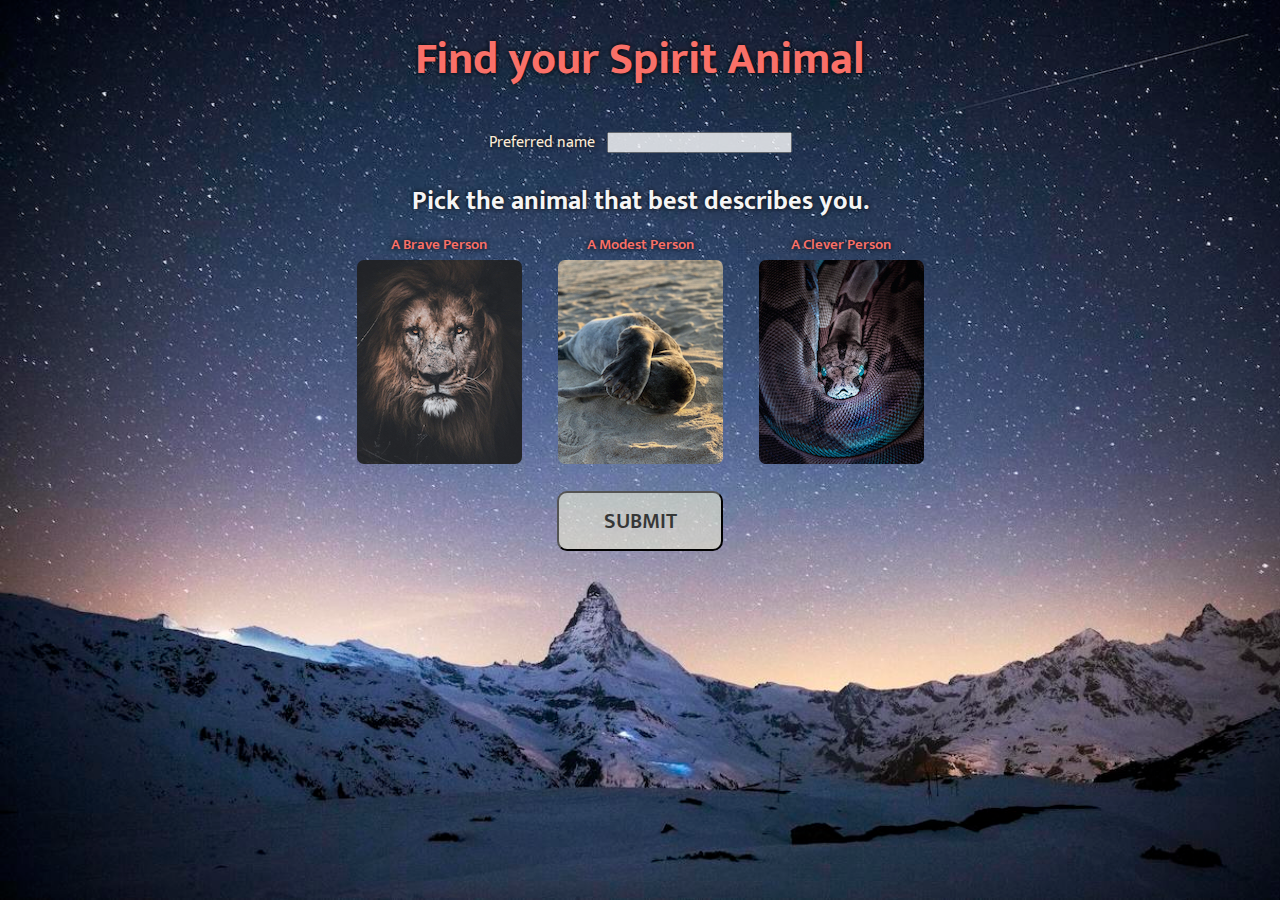
<file: index.html>
<!DOCTYPE html>
<html lang="en">

<head>
    <meta charset="UTF-8">
    <meta name="viewport" content="width=device-width, initial-scale=1.0">
    <meta http-equiv="X-UA-Compatible" content="ie=edge">
    <link href="https://fonts.googleapis.com/css2?family=Titillium+Web:wght@300&display=swap" rel="stylesheet">
    <!-- <link rel="stylesheet" href="./styles/reset.css"> -->
    <link rel="stylesheet" href="./styles/style.css">
    <!-- <link rel="stylesheet" href="./styles/home.css"> -->

    <link rel="icon" href="../assets/favicon_io/favicon.ico">
    
    <title>Find your spirit animal</title>
</head>

<body class="home-body">
    <main class="home-main">
            <h1>Find your Spirit Animal</h1>
            <form id="our-form" class="home-page-form">
                <label>
                    <p>Preferred name&nbsp&nbsp&nbsp<input type ="text" name="user-name" required class="text-input-box"></p>
                </label>
                <h2>Pick the animal that best describes you.</h2>
                <section class="amimal-selections">
                    <label>
                        <div>A Brave Person</div>
                        <input type="radio" name="personality" value="dangerous" id="personality-one" class="personality-one" required>
                        <img src="assets/lion-sm.jpg">
                    </label>
                    <label>
                        <div>A Modest Person</div>
                        <input type="radio" name="personality" value="shy" id="personality-two" class="personality-two" required>
                        <img src="assets/seal-sm.jpg">
                    </label>
                    <label>
                        <div>A Clever Person</div>
                        <input type="radio" name="personality" value="chill" id="personality-three" class="personality-three" required>
                        <img src="assets/snake-sm.jpg">
                    </label>
                </section>
                <button class="first-page-button">Submit</button>
            </form>
    </main>
    <footer>
    </footer>
    <script type="module" src="./app.js"></script>
    <script type="module" src="./local-storage-utils.js"></script>
</body>
</html>
</file>
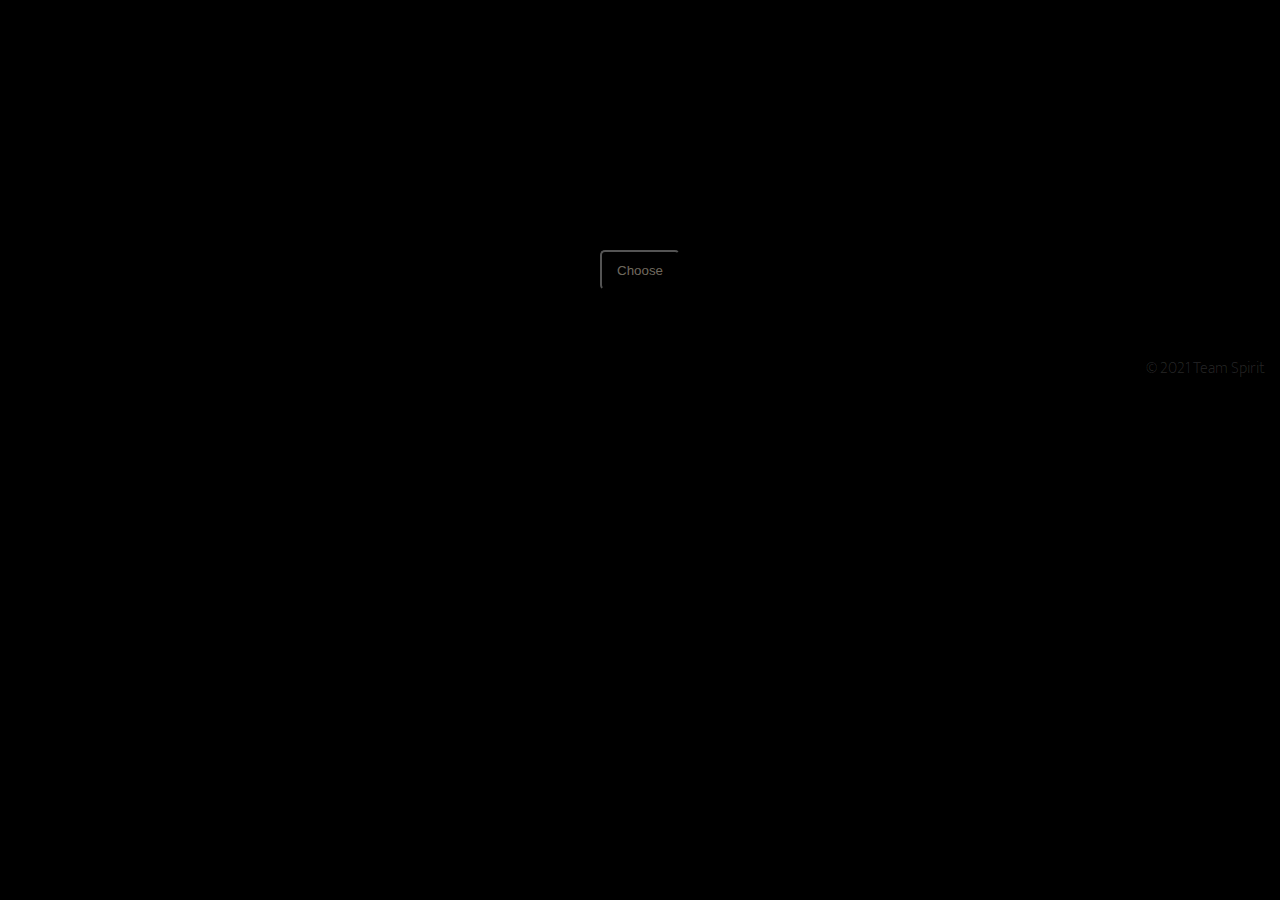
<file: constellations-page/index.html>
<!DOCTYPE html>
<html lang="en">

<head>
    <meta charset="UTF-8">
    <meta name="viewport" content="width=device-width, initial-scale=1.0">
    <meta http-equiv="X-UA-Compatible" content="ie=edge">
    
    <link href="https://fonts.googleapis.com/css2?family=Titillium+Web:wght@300&display=swap" rel="stylesheet">
    <link rel="stylesheet" href="./constellations.css">
    <link rel="icon" href="../assets/favicon_io/favicon.ico">

    <title>Find your spirit animal</title>
</head>

<body>
    <header>
        <div id="current-status"></div>
    </header>
    <main>
        <div></div>
        <section class="main-section">
            <form id="constellation-form">
                <label>
                    <h1 id="constellation-title"></h1>
                </label>           
                <label>
                    <div id="constellation-description"></div>
                </label>       
                <label>
                    <input type ="radio" name ="choice" value="choice1" id="constellation-choice1" /><span id="description-1"></span>
                </label>     
                <label>
                    <input type ="radio" name ="choice" value="choice2" id="constellation-choice2" /><span id="description-2"></span>
                </label>      
                <label>
                    <input type ="radio" name ="choice" value="choice3" id="constellation-choice3" /><span id="description-3"></span>
                </label>  
                <!-- <label>
                    <div id="answer-alert"></div>
                </label>   -->
                <button class="submit-button">Choose</button>
                <audio loop autoplay="true" src="" id="background-audio">
            </form>
        </section>
        <div></div>
    </main>
    <footer>
        <div>&copy; 2021 Team Spirit</div>
    </footer>
    <script type="module" src="./constellations.js"></script>
    <script type="module" src="./event-listener.js"></script>
    <script type="module" src="../header-input.js"></script>

</body>
</html>
</file>
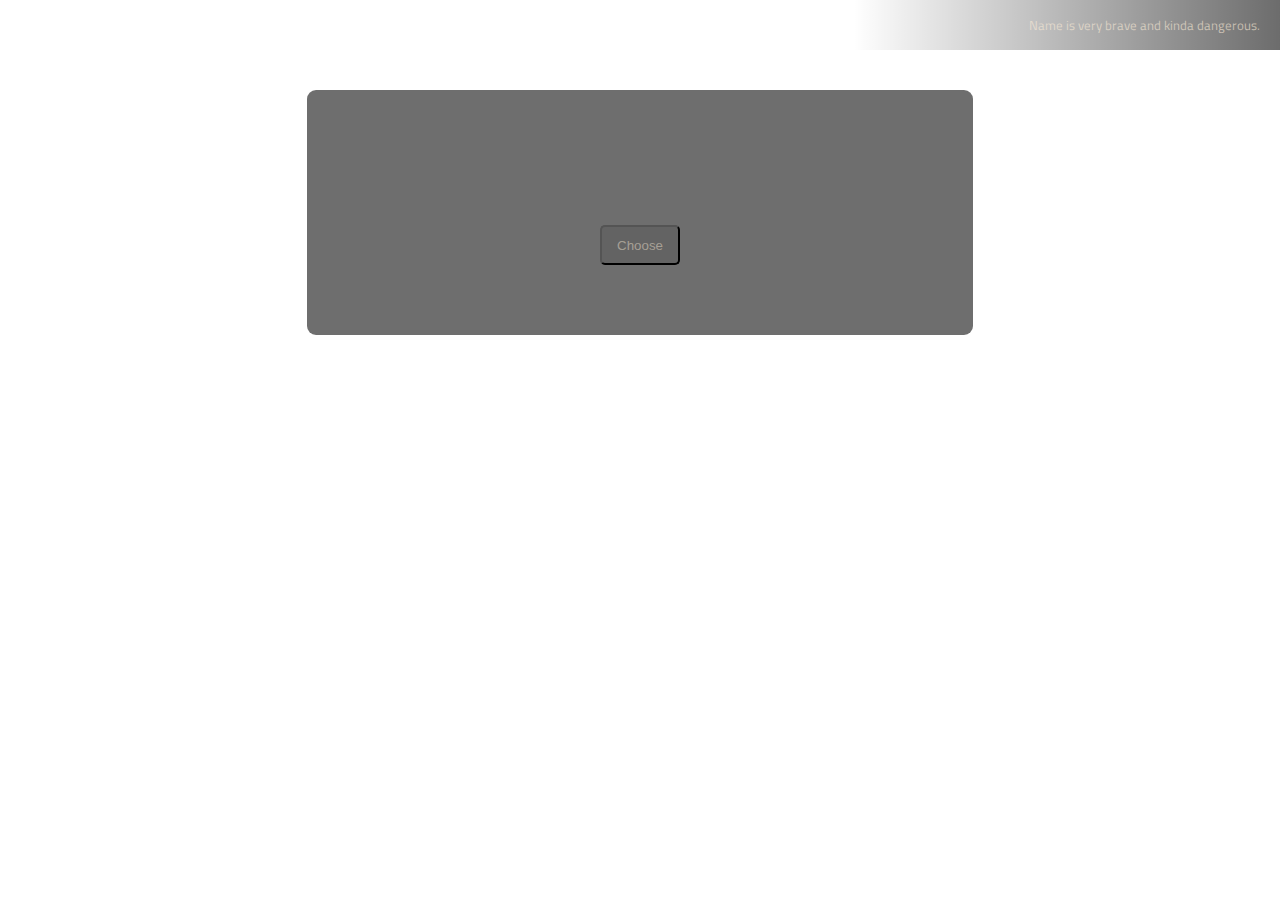
<file: Constellations/index.html>
<!DOCTYPE html>
<html lang="en">

<head>
    <meta charset="UTF-8">
    <meta name="viewport" content="width=device-width, initial-scale=1.0">
    <meta http-equiv="X-UA-Compatible" content="ie=edge">
    <link href="https://fonts.googleapis.com/css2?family=Titillium+Web:wght@300&display=swap" rel="stylesheet">
    <!-- <link rel="stylesheet" href="../styles/reset.css">
    <link rel="stylesheet" href="../styles/style.css">
    <link rel="stylesheet" href="../styles/home.css"> -->
    <link rel="stylesheet" href="./constellations.css">

    <title>Your Constellation Decisions</title>

</head>

<body>
    <header>
        <div id="current-status">Name is very brave and kinda dangerous.</div>
    </header>

    <main>

        <div></div>

        <section class="main-section">

            <form>
                <label>
                    <h1 id="constellation-title"></h1>
                </label>
                
                <label>
                    <p id="constellation-description"></p>
                </label>
                
                <label>
                    <input type ="radio" name ="choice" value= "choice1" id="constellation-choice1" /><span id="description-1"></span>
                </label>
                
                <label>
                    <input id="constellation-choice2" type ="radio" name ="choice" value= "choice2"><span id="description-2"></span>
                </label>
                    
                <label>
                    <input id="constellation-choice3" type ="radio" name ="choice" value= "choice3"><span id="description-3"></span>
                </label>
                
                <button class="submit-button">Choose</button>

            </form>

        </section>

        <div></div>

    </main>

    <footer>
        <div>&copy; 2021 Team Spirit</div>
    </footer>

    <script type="module" src="./constellations.js"></script>
    
</body>

</html>
</file>
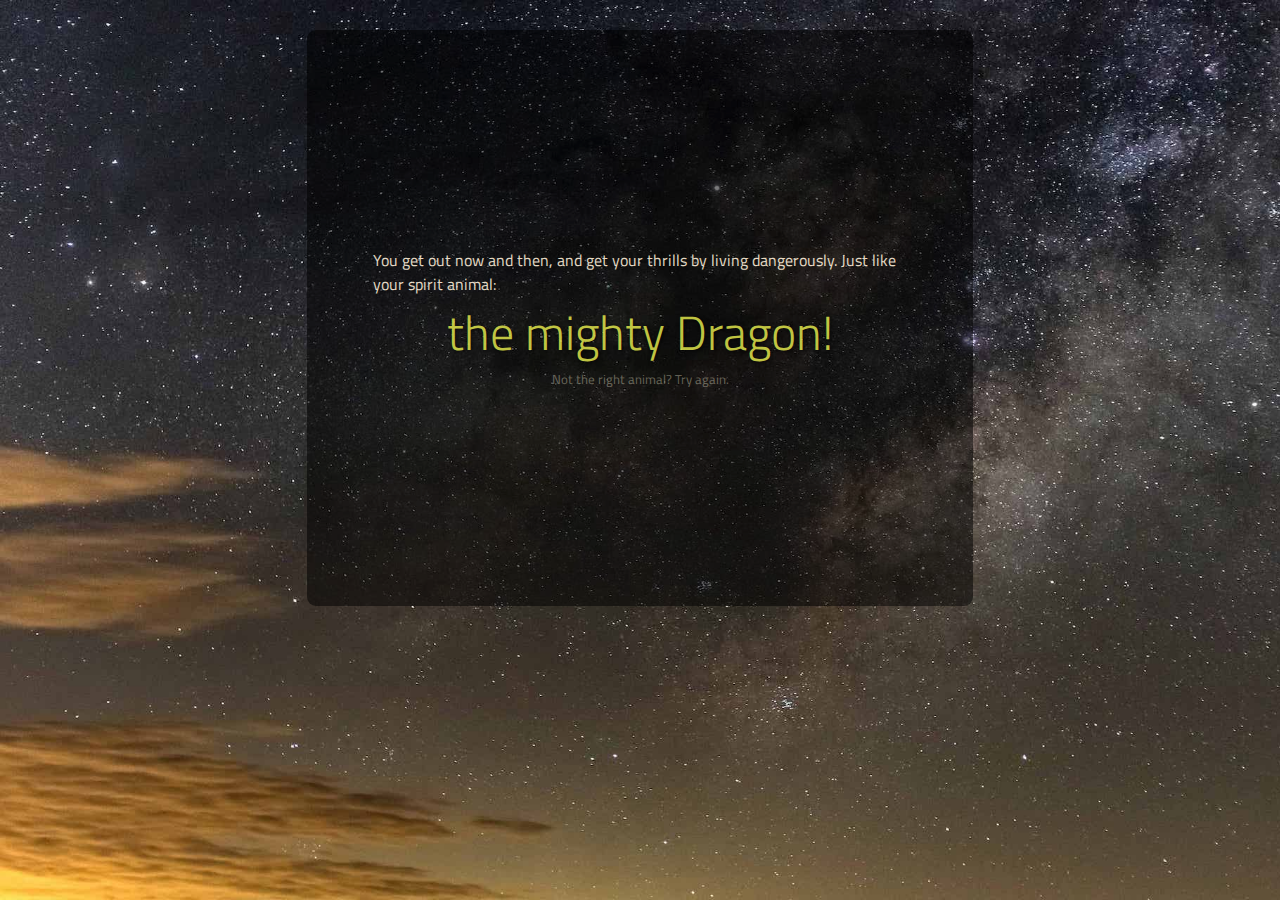
<file: results-page/index.html>
<!DOCTYPE html>
<html lang="en">

<head>
    <meta charset="UTF-8">
    <meta name="viewport" content="width=device-width, initial-scale=1.0">
    <meta http-equiv="X-UA-Compatible" content="ie=edge">
    <link href="https://fonts.googleapis.com/css2?family=Titillium+Web:wght@300&display=swap" rel="stylesheet">
    <!-- <link rel="stylesheet" href="../styles/reset.css">
    <link rel="stylesheet" href="../styles/style.css">
    <link rel="stylesheet" href="../styles/home.css"> -->
    <link rel="stylesheet" href="./results.css">
    <title>Find your spirit animal</title>
</head>

<body>
    <!-- <header>
    </header> -->
    <main>
        <div></div>
        <section class="main-section">
            <!-- return low, medium, or high values for personalityLvls -->

            <span>You get out now and then, and get your thrills by living dangerously. Just like your spirit animal:</span>
            <h2>the mighty Dragon!</h2>

        <a class="try-again" href="../">Not the right animal? Try again.</a>
        </section>
        <div></div>
    </main>

    <!-- <footer>
        <div class="copy gutter-right">&copy; 2021</div>
    </footer> -->

    <script type="module" src="../app.js"></script>
    <script type="module" src="../local-storage-utils.js"></script>
</body>

</html>
</file>
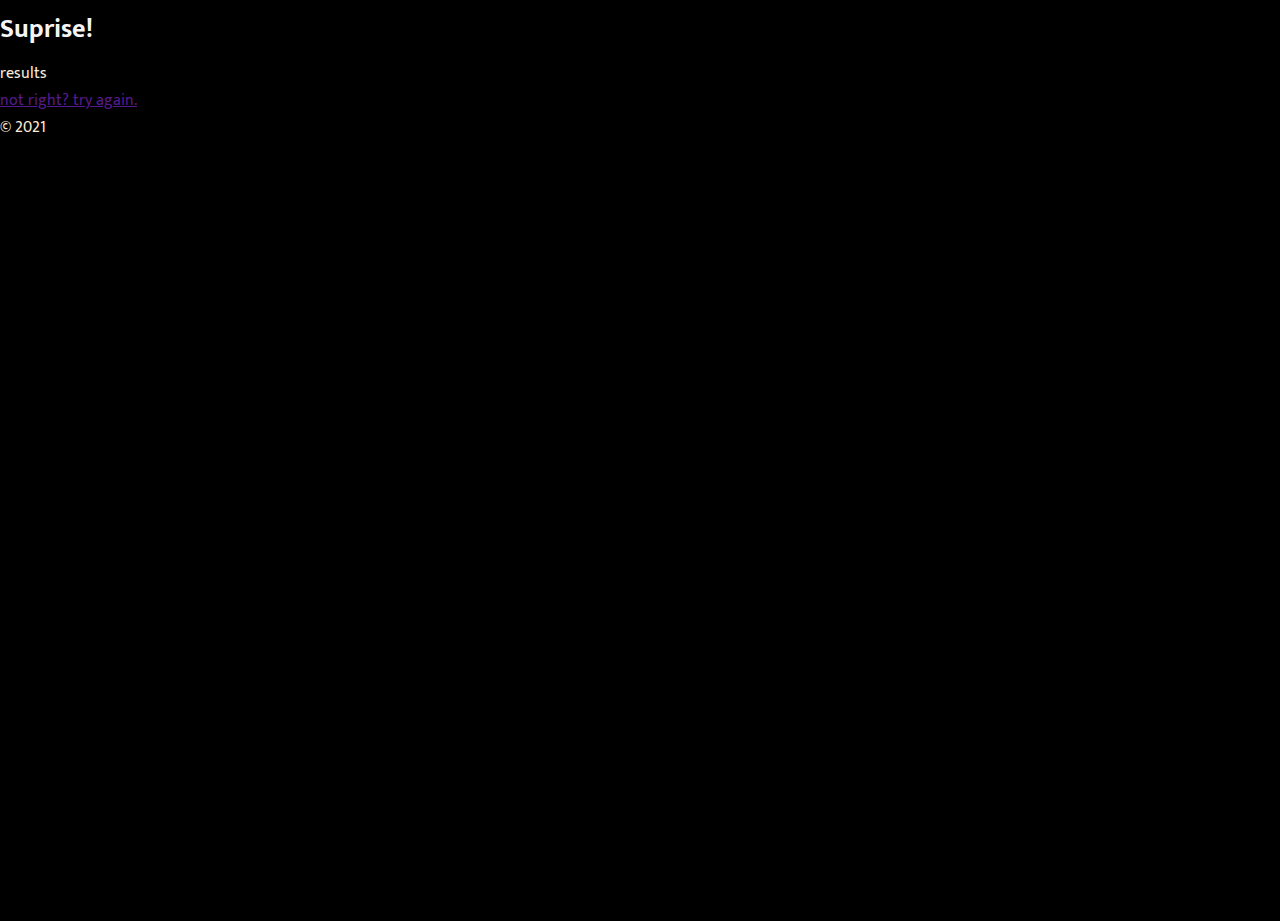
<file: Results/index.html>
<!DOCTYPE html>
<html lang="en">

<head>
    <meta charset="UTF-8">
    <meta name="viewport" content="width=device-width, initial-scale=1.0">
    <meta http-equiv="X-UA-Compatible" content="ie=edge">
    <link href="https://fonts.googleapis.com/css2?family=Titillium+Web:wght@300&display=swap" rel="stylesheet">
    <link rel="stylesheet" href="../styles/reset.css">
    <link rel="stylesheet" href="../styles/style.css">
    <link rel="stylesheet" href="../styles/home.css">
    <title>Results</title>
</head>

<body>
    <header>
    </header>

    <main>

        <section class="main-section">
           
            <h2>Suprise!</h2>
            <div>results</div>
<!-- `User` (and your pet `animal`), should know that your spirit animal is `get mythical animal` -->

        </section>
        <a class = "try-again" href="">not right? try again.</a>
    </main>
    <footer>
        <div class="copy gutter-right">&copy; 2021</div>
    </footer>

    <script type="module" src="../app.js"></script>
    <script type="module" src="../local-storage-utils.js"></script>
</body>

</html>
</file>
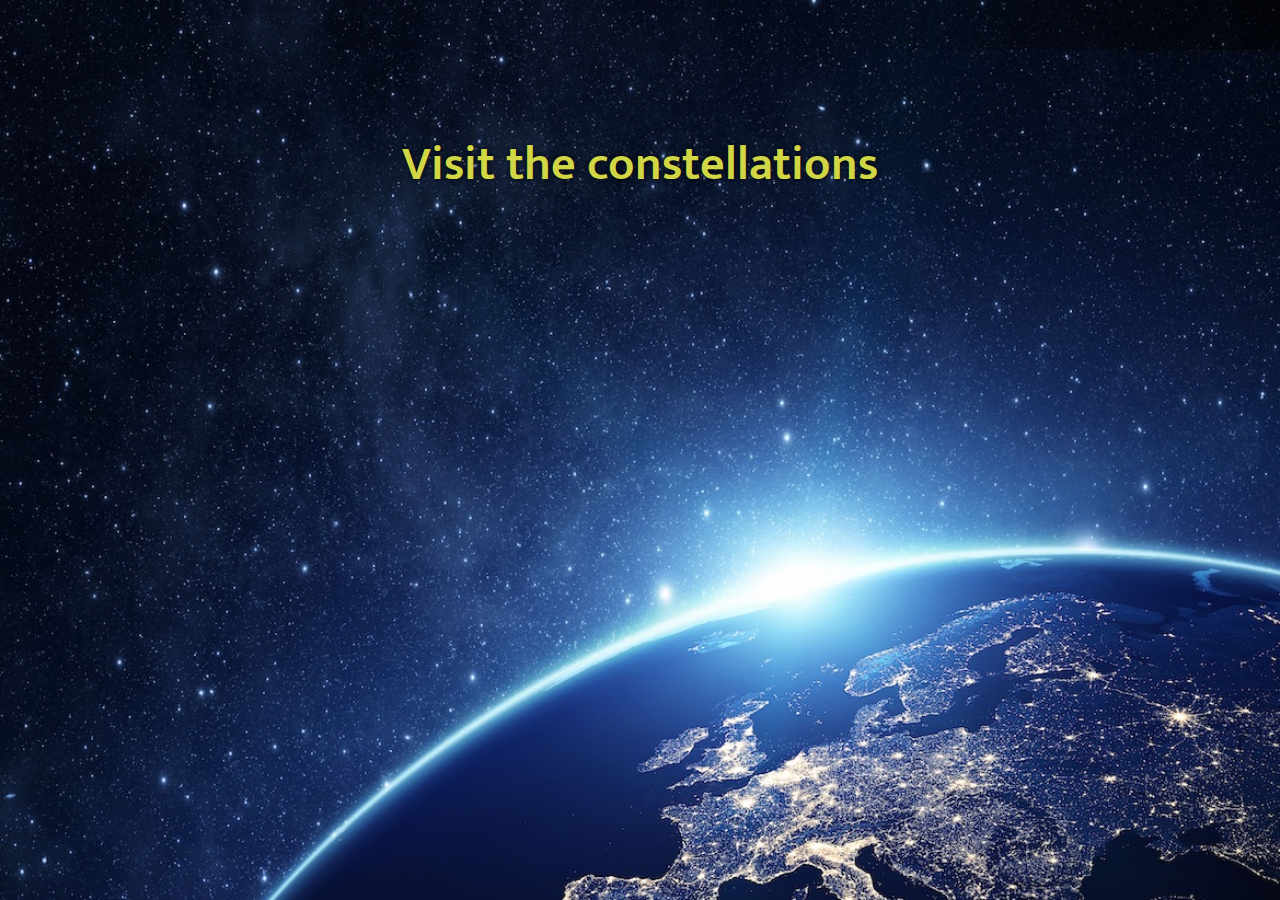
<file: sky-selection-page/index.html>
<!DOCTYPE html>
<html lang="en">

<head>
    <meta charset="UTF-8">
    <meta name="viewport" content="width=device-width, initial-scale=1.0">
    <meta http-equiv="X-UA-Compatible" content="ie=edge">
    
    <link href="https://fonts.googleapis.com/css2?family=Titillium+Web:wght@300&display=swap" rel="stylesheet">
    <!-- <link rel="stylesheet" href="../styles/reset.css">
    <link rel="stylesheet" href="../styles/style.css">
    <link rel="stylesheet" href="../styles/home.css"> -->
    <link rel="stylesheet" href="./sky.css">

    <link rel="icon" href="../assets/favicon_io/favicon.ico">
    
    <title>Find your spirit animal</title>

</head>

<body>
    
    <header>
        <div id="current-status"></div>
    </header>

    <main>
        <div></div>
        <section class="main-section">  
            <form class="links" id="links">
            </form>
            <h1>Visit the constellations</h1>
        </section>
        <div></div>
    </main>

    <footer>
        <!-- <audio loop autoplay="true" id="space-audio" controls src="https://ia802705.us.archive.org/1/items/LuxAeterna_928/LuxAeternaByClintMansell.ogg"> -->
    </footer>

    <script type="module" src="./create-links.js"></script>
    <script type="module" src="./sky.js"></script>
    <!-- <script type="module" src="./disable-links.js"></script> -->
</body>

</html>
</file>
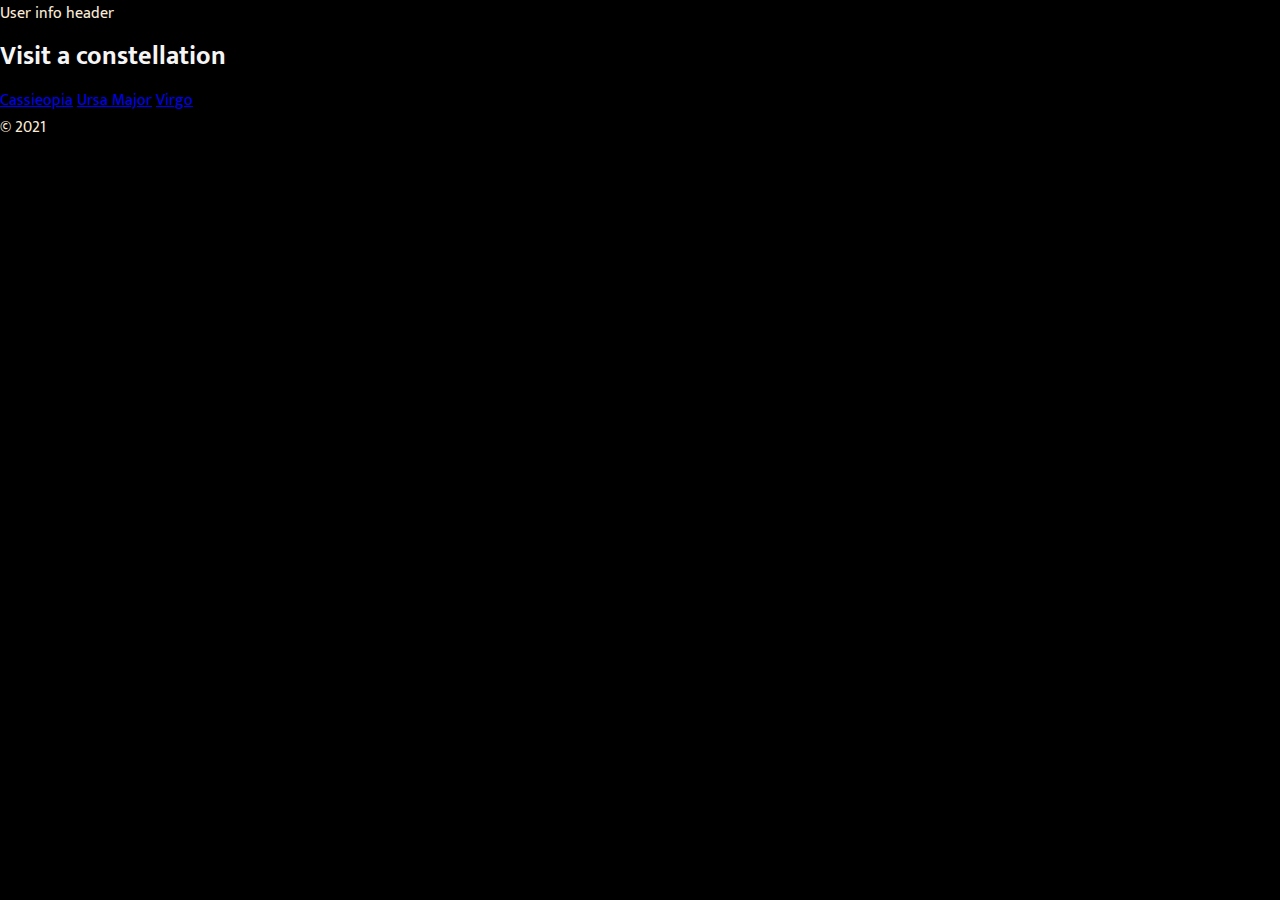
<file: Sky/index.html>
<!DOCTYPE html>
<html lang="en">

<head>
    <meta charset="UTF-8">
    <meta name="viewport" content="width=device-width, initial-scale=1.0">
    <meta http-equiv="X-UA-Compatible" content="ie=edge">
    <link href="https://fonts.googleapis.com/css2?family=Titillium+Web:wght@300&display=swap" rel="stylesheet">
    <link rel="stylesheet" href="../styles/reset.css">
    <link rel="stylesheet" href="../styles/style.css">
    <link rel="stylesheet" href="../styles/home.css">
    <title>Document</title>
</head>

<body>
    <header id="display-user">
        User info header
    </header>

    <main>

        <section class="main-section">
           
            <h2>Visit a constellation</h2>

            <form class = "links">
         <a class ="link" href= "../constellations/?id=cassiopeia">Cassieopia</a>
         <a class ="link" href="../constellations/?id=ursaMajor">Ursa Major</a>
         <a class ="link" href="../constellations/?id=virgo">Virgo</a>
            </form>

        </section>
    </main>
    <footer>
        <div class="copy gutter-right">&copy; 2021</div>
    </footer>

    <script type="module" src="./sky.js"></script>
   
</body>

</html>
</file>
<file: styles/style.css>
@import url('https://fonts.googleapis.com/css2?family=Mukta:wght@600&display=swap');
@import url('https://fonts.googleapis.com/css2?family=Mukta:wght@300&display=swap');

* {
	box-sizing: border-box;
}

body, html {
	min-height: 100%;
}

body {
	font-family: Mukta;
	background-color: black;
	color: antiquewhite;
	text-shadow: 0px 0px 5px rgb(0, 0, 0);
}

.home-body {
	background-image: url(../assets/mountain-sky.jpeg);
	background-size: cover;
	background-repeat: no-repeat;
}

.home-main {
	display: flex;
	flex-direction: column;
	align-items: center;
}

h1 {
	font-size: 2.8rem;
	font-weight: bold;
	line-height: 1;
	color: #F97068;
}

.text-input-box {
	opacity: .8;
}

h2 {
	line-height: .7;
	font-size: 1.6rem;
	color:whitesmoke;
}

.home-page-form {
	display: grid;
	justify-items: center;
}

.amimal-selections {
	display: grid;
	grid-template-columns: 1fr 1fr 1fr;
}

.amimal-selections div {
	font-size: .95rem;
	color:#F97068;
	font-weight: 600;
	text-align: center;
	/* text-shadow: none; */
}

img {
	border-radius: 10px;
	margin-left: 15px;
	margin-right: 15px;
}

/* HIDE RADIO */
[type=radio] { 
	position: absolute;
	opacity: 0;
	width: 0;
	height: 0;
}

  /* IMAGE STYLES */
[type=radio] + img {
	cursor: pointer;
	border: 3px solid rgba(135, 207, 235, 0);
	opacity: .95;
}

[type=radio] + img:hover {
	cursor: pointer;
	border: 3px solid #f96f685a;
	opacity: 1;
	box-shadow: 0px 0px 20px rgba(0, 0, 0, 0.289);
}

  /* CHECKED STYLES */
[type=radio]:checked + img {
	border: 3px solid #F97068;
}

.first-page-button {
	font-family: Mukta;
	font-weight: 600;
	font-size: 1.4rem;
	text-transform: uppercase;
    background-color: rgba(255, 255, 221, 0.522);
    color:rgba(0, 0, 0, 0.728);
    height: 60px; 
    width: 166px; 
    border-radius: 10px;
    margin-top: 15px;
}

.first-page-button:hover{
    background-color:#F97068;
	border-color:#ffd;
    color:#ffd;
	border-radius: 10px;
	cursor: pointer;
	box-shadow: 0px 0px 20px rgba(0, 0, 0, 0.289);
}

.first-page-button:active {
	background-color: rgba(0, 0, 0, 0.146);
	border: 3px solid rgba(0, 0, 0, 0.166);
	color: rgba(255, 248, 220, 0.378);
}
</file>
<file: styles/home.css>
/* add home page styles here */
</file>
<file: constellations-page/constellations.css>
@import url('https://fonts.googleapis.com/css2?family=Mukta:wght@200;300;400;500;600;700;800&display=swap');

* { 
	box-sizing: border-box;
	padding: 0;
	margin: 0;
}

html, body {
	min-height: 100%;
}

body {
	background-color: black;
	font-family: 'Mukta', sans-serif;
	font-weight: 100;
	color: antiquewhite;
}

header {
    height: 50px;
	display: flex;
    align-items: center;
	justify-content: flex-end;
	background-image: linear-gradient(to right, rgba(0, 0, 0, 0),rgba(0, 0, 0, 0), rgba(0, 0, 0, 0), rgba(0, 0, 0, 0.577));
	color: #d1d646bb;
	padding-right: 20px;
	margin-bottom: 40px;
	font-size: .7rem;
	letter-spacing: .02rem;
	font-weight: 300;
	text-shadow: 0px 0px 6px rgb(0, 0, 0);

}

main {
	display: grid;
	grid-template-columns: 1fr 666px 1fr;
}

.main-section {
	text-shadow: 0px 0px 4px rgb(0, 0, 0);
}

form {
	background-color: rgba(0, 0, 0, 0.568);
	border-radius: 9px;
	padding: 65px;
	display: flex;
	flex-direction: column;
	align-items: left;
}

label {
	margin-bottom: 10px;
}

h1 {
	font-weight: 100;
	font-size: 2rem;
	line-height: 1.6;
	color: #D1D646;
}

label div {
	letter-spacing: .02rem;
	line-height: 1.5;
	font-weight: 200;
	margin-bottom: 15px;
}

label span {
	color: rgba(255, 248, 220, 0.418);
	font-weight: 200;
	letter-spacing: .02rem;
	display: block;
	line-height: 1.4;
}

label span:hover {
	color: cornsilk;
}

button {
    background-color: rgba(0, 0, 0, 0.098);
    color:rgba(250, 235, 215, 0.454);
    border-radius: 5px;
	height: 40px;
	width: 80px;
	margin-top: 30px;
	align-self: center;
}

input[type="radio"] {
    display: none;
}

input:checked + span {
	color: #D1D646;
}

button:hover {
    background-color:black;
    color:cornsilk;
	cursor: pointer;
}

footer {
	text-align: right;
	color: rgba(255, 255, 255, 0.152);
	margin-right: 15px;
	align-self: end;
}

audio { 
	display: none;
}

.alert {
display: none;
font-weight: 600;
color: #D1D646;
}
</file>
<file: Constellations/constellations.css>
* { 
	box-sizing: border-box;
	padding: 0;
	margin: 0;
}

body {
	font-family: "Titillium Web", sans-serif;
	color: antiquewhite;
}

header {
    height: 50px;
	display: flex;
    flex-direction: row;
	justify-content:right;
    align-items: center;
	background-image: linear-gradient(to right, rgba(0, 0, 0, 0),rgba(0, 0, 0, 0), rgba(0, 0, 0, 0), rgba(0, 0, 0, 0.577));
	color: rgba(250, 235, 215, 0.611);
	padding-right: 20px;
	margin-bottom: 40px;
	font-size: .8rem;
}

main {
	display: grid;
	grid-template-columns: 1fr 666px 1fr;
	min-height: 600px;
}

.main-section {
	text-shadow: 0px 0px 3px rgb(0, 0, 0);
}

form {
	background-color: rgba(0, 0, 0, 0.568);
	border-radius: 9px;
	padding: 60px;
	display: flex;
	flex-direction: column;
	align-items: left;
}

label {
	/* display: block; */
	margin-bottom: 10px;
}

h1 {
	font-weight: 100;
	font-size: 2rem;
	line-height: .5;
	margin-bottom: 15px;
}

p {
	font-size: .9rem;
	letter-spacing: .03rem;
}

label span {
	color: rgba(255, 248, 220, 0.418);
	font-size: .9rem;
	letter-spacing: .03rem;
}

label span:hover {
	color: cornsilk;
}

button {
    background-color: rgba(0, 0, 0, 0.098);
    color:rgba(250, 235, 215, 0.454);
    border-radius: 5px;
	height: 40px;
	width: 80px;
	margin: 10px;
	align-self: center;
}

input[type="radio"] {
    display: none;
}

input:checked + span {
	color: rgb(252, 229, 137);
}

button:hover {
    background-color:black;
    color:cornsilk;
	cursor: pointer;
}

footer {
	display: flex;
	justify-content: flex-end;
	align-items: center;
	color: rgba(255, 255, 255, 0.152);
	margin-right: 10px;
}
</file>
<file: results-page/results.css>
html, body {
	min-height: 100%;
}

body {
	background-color: black;
    background-image: url('./results-assets/stars-5.jpg');
    background-repeat: no-repeat;
    background-size: cover;
    font-family: "Titillium Web", sans-serif;
	color: antiquewhite;
}

main {
    padding: 22px;
	display: grid;
	grid-template-columns: 1fr 666px 1fr;
	min-height: 333px;
}

.main-section {
	opacity: .9;
    background-color: rgba(0, 0, 0, 0.568);
	border-radius: 9px;
	padding: 66px;
	display: flex;
	flex-direction: column;
	justify-content: center;
	align-items: center;
	min-height: 444px;
}

h2 {
	font-weight: 300;
	font-size: 3rem;
	padding: 0;
	margin: 0;
	text-shadow: 1px 1px 4px rgb(0, 0, 0);
	color: #D1D646;
}

div {
	font-weight: 100;
	font-size: 1.2rem;
	text-align: center;
	padding: 0;
	margin: 0;
	text-shadow: 1px 1px 4px rgb(0, 0, 0);
}

a {
    text-decoration: none;
    color: rgba(255, 248, 220, 0.399);
	font-size: .8rem;
}

a:hover {
    color: cornsilk;
	text-shadow: 0px 0px 8px rgb(0, 0, 0);
}
</file>
<file: sky-selection-page/sky.css>
@import url('https://fonts.googleapis.com/css2?family=Mukta:wght@200;300;400;500;600;700;800&display=swap');

* { 
	box-sizing: border-box;
	padding: 0;
	margin: 0;
}

html, body {
	min-height: 100%;
}

body {
	background-color: black;
	font-family: 'Mukta', sans-serif;
	font-weight: 100;
	color: antiquewhite;
    background-image: url('../assets/shine-earth-small.jpg');
    background-repeat: no-repeat;
    background-size: cover;
}

header {
    height: 50px;
	display: flex;
    align-items: center;
	justify-content: flex-end;
	background-image: linear-gradient(to right, rgba(0, 0, 0, 0),rgba(0, 0, 0, 0), rgba(0, 0, 0, 0), rgba(0, 0, 0, 0.577));
	color: #d1d646ad;
	padding-right: 20px;
	font-size: .7rem;
	letter-spacing: .02rem;
	font-weight: 300;
	text-shadow: 0px 0px 6px rgb(0, 0, 0);
}

main {
	display: grid;
	grid-template-columns: 1fr 10fr 1fr;
    justify-content: space-evenly;
}

.main-section {
	display: grid;
	grid-template-rows: 1fr 1fr;
}

.constellation-link {
    color:whitesmoke;
    text-shadow: 0px 0px 6px rgb(0, 0, 0);
    text-align: center;
    font-weight: 400;
    letter-spacing: .01rem;
	font-size: 1.2rem;
}

form {
	display: grid;
    width: 100%;
	grid-template-columns: 1fr 1fr 1fr;
    justify-items: center;
}

a:link {
    text-decoration: none;
}
  
a img:hover {
	filter: drop-shadow(0px 0px 4px rgb(252, 229, 137));
}

a div:hover {
	color: #D1D646;
	text-shadow: 0px 0px 14px rgb(0, 0, 0);
}

/* a:visited {
    text-decoration: none;
} */

h1 {
	font-weight: 100;
	font-size: 3rem;
	line-height: 1.6;
    text-align: center;
    text-shadow: 0px 0px 5px rgb(0, 0, 0);
    font-weight: 600;
    color: #D1D646;
	align-self: center;
}

/* footer {
	text-align: right;
	color: rgba(255, 255, 255, 0.152);
	margin-right: 15px;
	align-self: end;
} */

/* audio { 
	display: none;
} */
</file>
